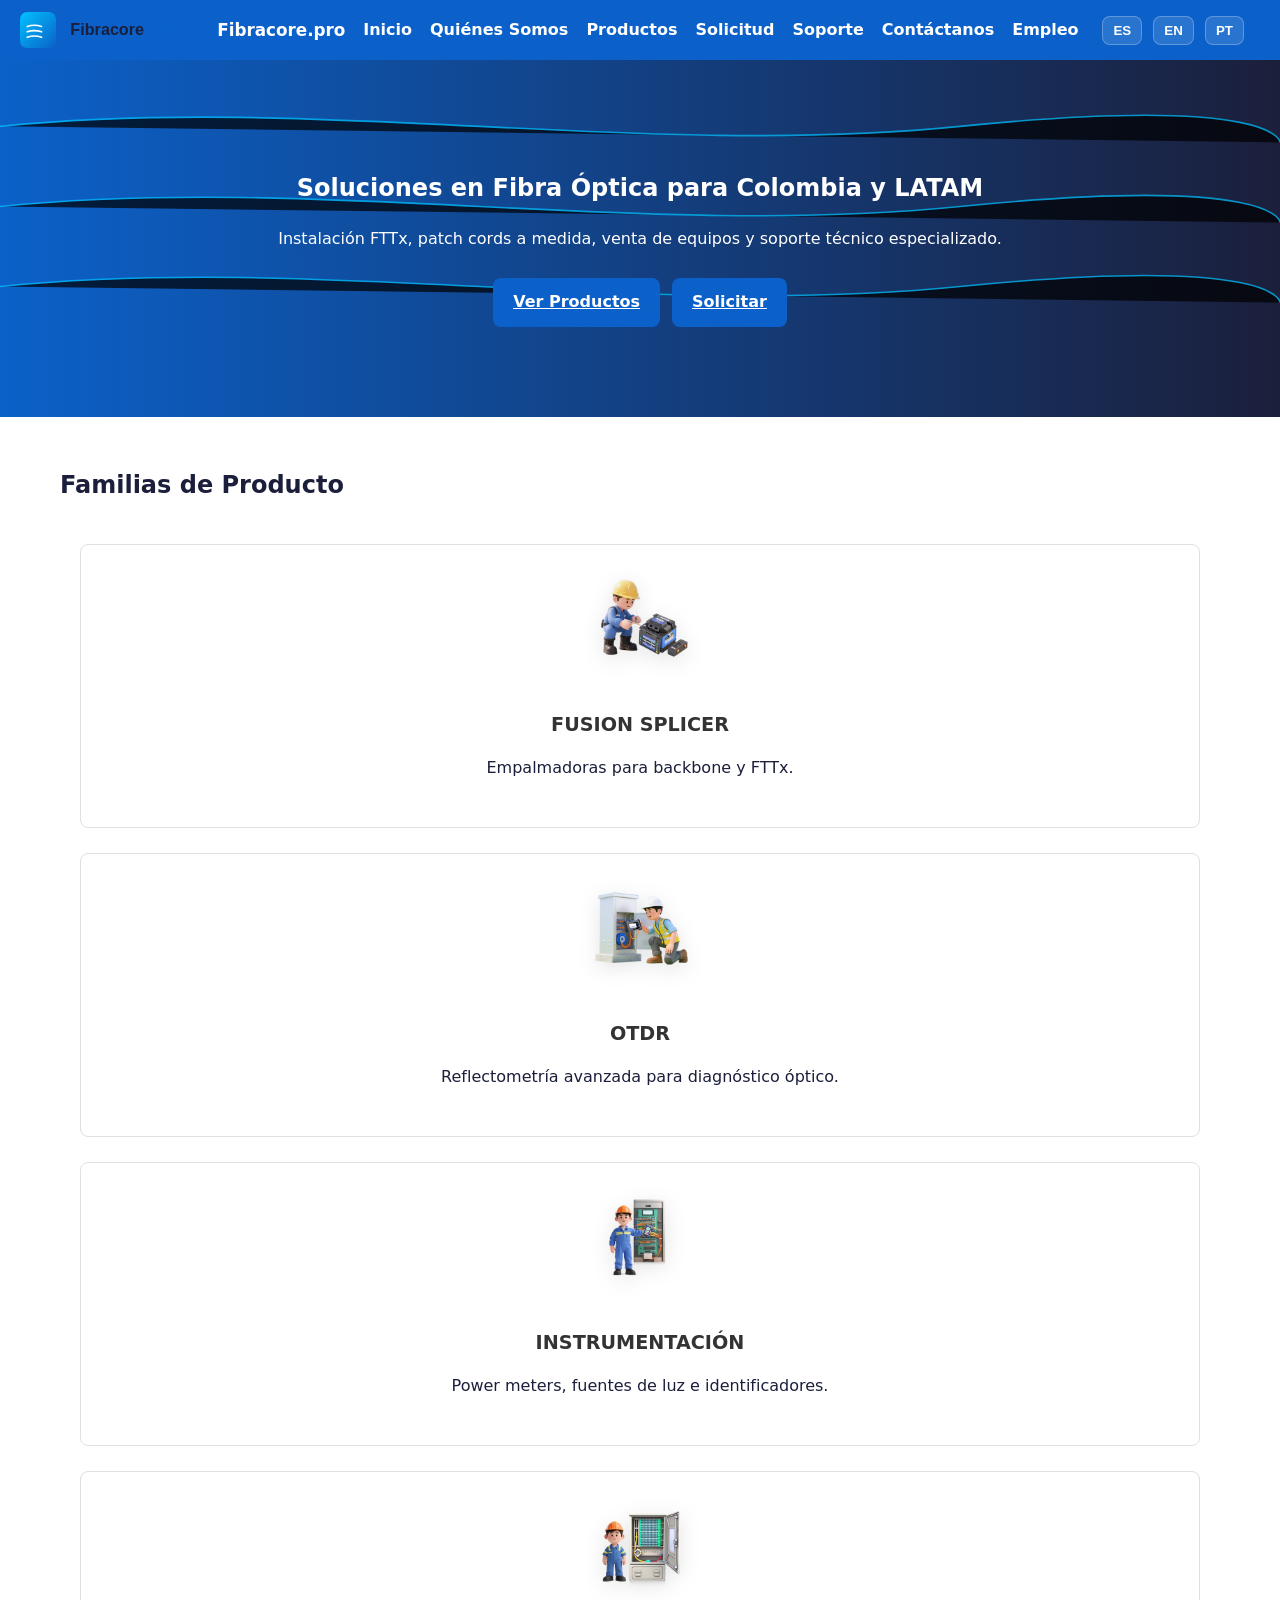
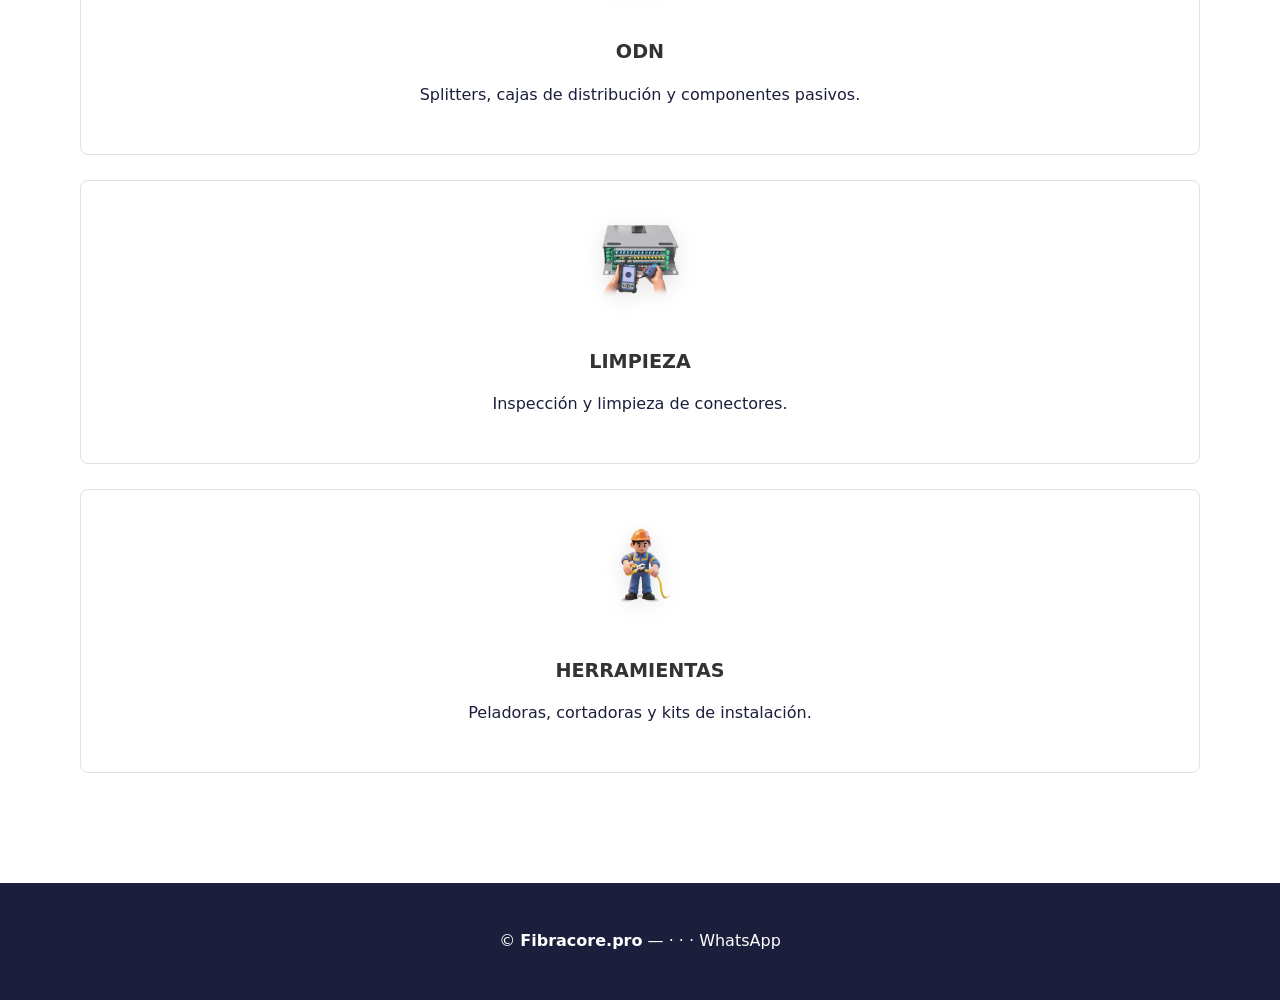
<file: index.html>
<!DOCTYPE html>
<html lang="es">
<head>
  <meta charset="UTF-8" />
  <meta name="viewport" content="width=device-width, initial-scale=1" />
  <meta name="description" content="Fibracore.pro: soluciones en fibra óptica en Colombia y LATAM. Instalación FTTx, patch cords, venta de equipos y soporte." />
  <title>Fibracore.pro</title>
  <link rel="stylesheet" href="assets/css/styles.css" />
  <script src="https://code.jquery.com/jquery-3.7.1.min.js"></script>
  <!-- <script src="assets/js/jquery-3.7.1.min.js"></script> -->
  <script src="config/config.js"></script>
  <script src="assets/js/i18n.js"></script>
  <script src="assets/js/main.js"></script>
</head>
<body>
  <a class="skip-link" href="#main">Saltar al contenido</a>
  <header>
    <a class="brand" href="index.html" aria-label="Fibracore.pro Home">
      <img src="assets/img/logo.svg" alt="Fibracore.pro"/>
      <span>Fibracore.pro</span>
    </a>

    <nav aria-label="Navegación principal">
      <ul>
        <li><a href="index.html" data-i18n="menu_home">Inicio</a></li>
        <li><a href="quienes-somos.html" data-i18n="menu_about">Quiénes Somos</a></li>
        <li><a href="productos.html" data-i18n="menu_products">Productos</a></li>
        <li><a href="solicitud.html" data-i18n="menu_request">Solicitud</a></li>
        <li><a href="soporte.html" data-i18n="menu_support">Soporte</a></li>
        <li><a href="contactanos.html" data-i18n="menu_contact">Contáctanos</a></li>
        <li><a href="empleo.html" data-i18n="menu_jobs">Empleo</a></li>
      </ul>
    </nav>

    <button class="hamburger" aria-label="Abrir menú" aria-expanded="false"><span></span></button>

    <div class="lang-selector" aria-label="Selector de idioma">
      <button class="lang-btn" data-lang="ES">ES</button>
      <button class="lang-btn" data-lang="EN">EN</button>
      <button class="lang-btn" data-lang="PT">PT</button>
    </div>
  </header>
  <main id="main">
    <section class="hero" style="background-image:url('assets/img/hero/hero-fttx.svg'); background-size:cover; background-position:center;">
      <h1 data-i18n="hero_title">Soluciones en Fibra Óptica para Colombia y LATAM</h1>
      <p data-i18n="hero_sub">Instalación FTTx, patch cords a medida, venta de equipos y soporte técnico especializado.</p>
      <div class="cta">
        <a class="btn" href="productos.html" data-i18n="cta_view_products">Ver Productos</a>
        <a class="btn" href="solicitud.html" data-i18n="cta_request">Solicitar</a>
      </div>
    </section>

    <section class="section">
      <h2 data-i18n="families_title">Familias de Producto</h2>
      <div class="cards">
        <article class="card"><picture><img src="assets/img/productos/fusion.png" alt="Fusion Splicer"><source srcset="assets/img/productos/fusion.webp" type="image/webp"></picture><h3>Fusion Splicer</h3><p>Empalmadoras para backbone y FTTx.</p></article>
        <article class="card"><picture><img src="assets/img/productos/otdr.png" alt="OTDR"><source srcset="assets/img/productos/otdr.webp" type="image/webp"></picture><h3>OTDR</h3><p>Reflectometría avanzada para diagnóstico óptico.</p></article>
        <article class="card"><picture><img src="assets/img/productos/instrumentos.png" alt="Instrumentación"><source srcset="assets/img/productos/instrumentos.webp" type="image/webp"></picture><h3>Instrumentación</h3><p>Power meters, fuentes de luz e identificadores.</p></article>
        <article class="card"><picture><img src="assets/img/productos/odn.png" alt="ODN"><source srcset="assets/img/productos/odn.webp" type="image/webp"></picture><h3>ODN</h3><p>Splitters, cajas de distribución y componentes pasivos.</p></article>
        <article class="card"><picture><img src="assets/img/productos/limpiezafiber.png" alt="Limpieza"><source srcset="assets/img/productos/limpiezafiber.webp" type="image/webp"></picture><h3>Limpieza</h3><p>Inspección y limpieza de conectores.</p></article>
        <article class="card"><picture><img src="assets/img/productos/toolsfiber.png" alt="Herramientas"><source srcset="assets/img/productos/toolsfiber.webp" type="image/webp"></picture><h3>Herramientas</h3><p>Peladoras, cortadoras y kits de instalación.</p></article>
      </div>
    </section>
  </main>
  <footer>
    <p>
      © <span id="year"></span> <strong>Fibracore.pro</strong> — 
      <span id="f_direccion"></span> · 
      <a id="f_email"></a> · 
      <a id="f_tel"></a> ·
      <a id="f_whatsapp" target="_blank" rel="noopener" data-i18n="footer_whatsapp">WhatsApp</a>
    </p>
  </footer>

</body>
</html>
</file>
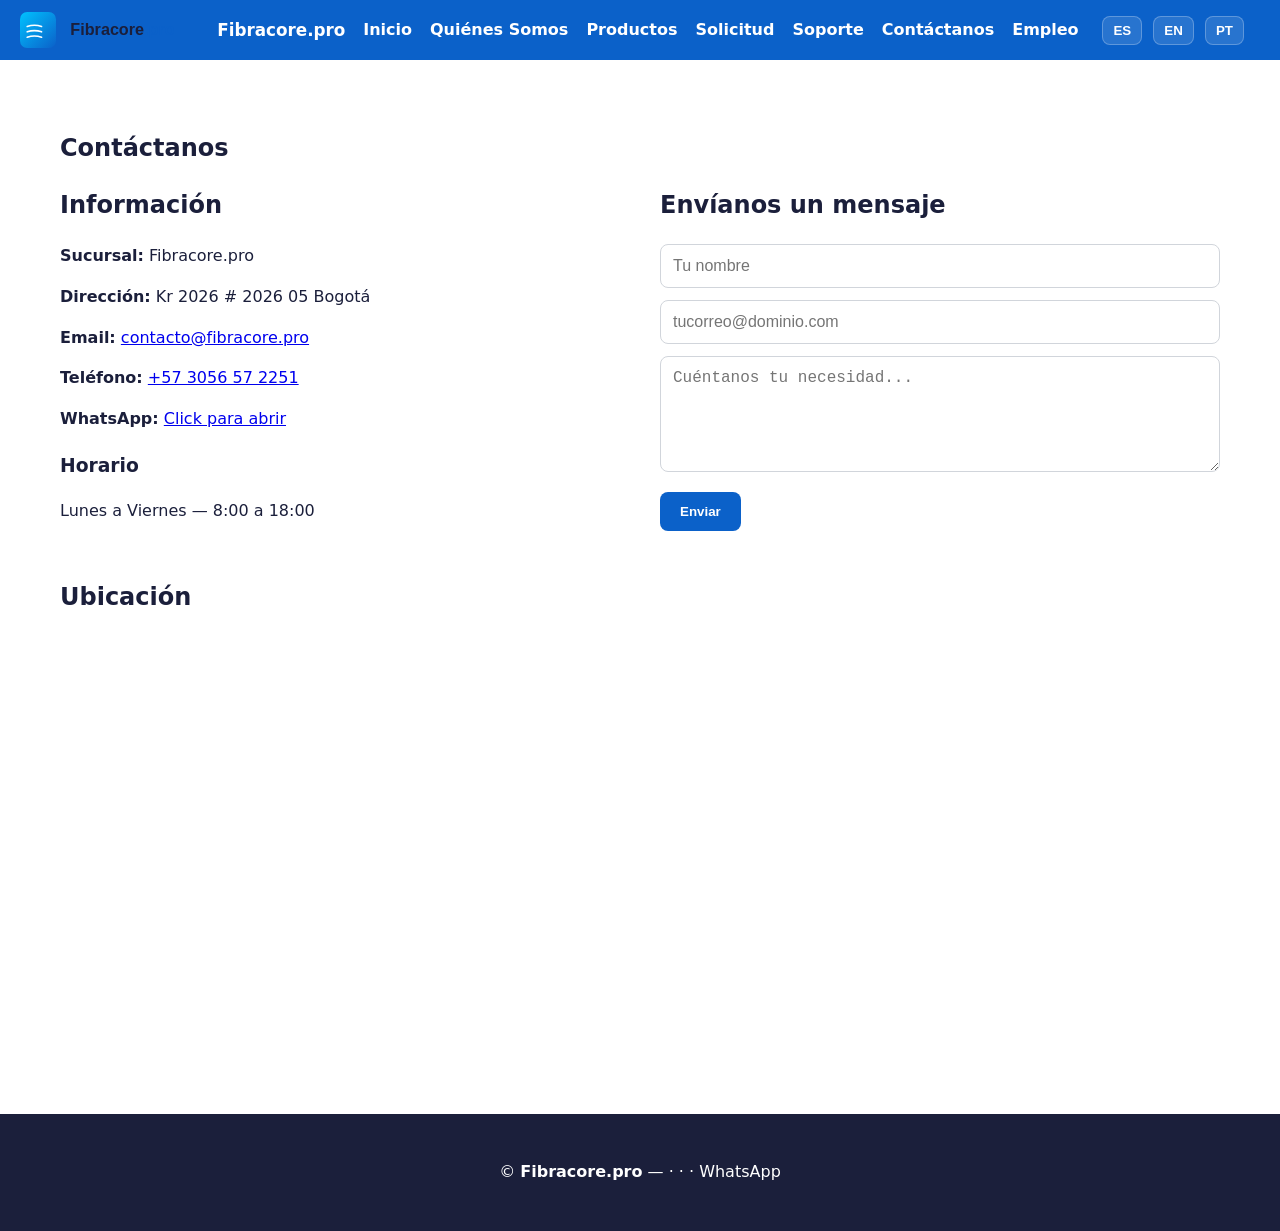
<file: contactanos.html>
<!DOCTYPE html>
<html lang="es">
<head>
  <meta charset="UTF-8" />
  <meta name="viewport" content="width=device-width, initial-scale=1" />
  <meta name="description" content="Fibracore.pro: soluciones en fibra óptica en Colombia y LATAM. Instalación FTTx, patch cords, venta de equipos y soporte." />
  <title>Fibracore.pro</title>
  <link rel="stylesheet" href="assets/css/styles.css" />
  <script src="https://code.jquery.com/jquery-3.7.1.min.js"></script>
  <!-- <script src="assets/js/jquery-3.7.1.min.js"></script> -->
  <script src="config/config.js"></script>
  <script src="assets/js/i18n.js"></script>
  <script src="assets/js/main.js"></script>
  <title>Contáctanos - Fibracore.pro</title>
</head>
<body>
  <a class="skip-link" href="#main">Saltar al contenido</a>
  <header>
    <a class="brand" href="index.html" aria-label="Fibracore.pro Home">
      <img src="assets/img/logo.svg" alt="Fibracore.pro"/>
      <span>Fibracore.pro</span>
    </a>

    <nav aria-label="Navegación principal">
      <ul>
        <li><a href="index.html" data-i18n="menu_home">Inicio</a></li>
        <li><a href="quienes-somos.html" data-i18n="menu_about">Quiénes Somos</a></li>
        <li><a href="productos.html" data-i18n="menu_products">Productos</a></li>
        <li><a href="solicitud.html" data-i18n="menu_request">Solicitud</a></li>
        <li><a href="soporte.html" data-i18n="menu_support">Soporte</a></li>
        <li><a href="contactanos.html" data-i18n="menu_contact">Contáctanos</a></li>
        <li><a href="empleo.html" data-i18n="menu_jobs">Empleo</a></li>
      </ul>
    </nav>

    <button class="hamburger" aria-label="Abrir menú" aria-expanded="false"><span></span></button>

    <div class="lang-selector" aria-label="Selector de idioma">
      <button class="lang-btn" data-lang="ES">ES</button>
      <button class="lang-btn" data-lang="EN">EN</button>
      <button class="lang-btn" data-lang="PT">PT</button>
    </div>
  </header>
  <main id="main">
    <section class="section">
      <h1 data-i18n="contact_title">Contáctanos</h1>
      <div style="display:grid; grid-template-columns:1fr 1fr; gap:40px; max-width:var(--max-width); margin:auto;">
        <div>
          <h2>Información</h2>
          <p><strong>Sucursal:</strong> Fibracore.pro</p>
          <p><strong>Dirección:</strong> <span id="c_direccion"></span></p>
          <p><strong>Email:</strong> <a id="c_email"></a></p>
          <p><strong>Teléfono:</strong> <a id="c_tel"></a></p>
          <p><strong>WhatsApp:</strong> <a id="c_whatsapp" target="_blank">Click para abrir</a></p>
          <h3>Horario</h3>
          <p>Lunes a Viernes — 8:00 a 18:00</p>
        </div>
        <form id="form_contact">
          <h2>Envíanos un mensaje</h2>
          <input type="text" id="ct_nombre" data-i18n-placeholder="ph_name" placeholder="Nombre (*)" required/>
          <input type="email" id="ct_email" data-i18n-placeholder="ph_email" placeholder="Email (*)" required/>
          <textarea id="ct_mensaje" rows="5" data-i18n-placeholder="ph_message" placeholder="Mensaje (*)" required></textarea>
          <button type="submit">Enviar</button>
        </form>
      </div>
      <h2 style="margin-top:40px;">Ubicación</h2>
      <div style="margin-top:20px;">
        <iframe id="map_frame" title="Mapa sucursal" width="100%" height="380" style="border:0;" loading="lazy" referrerpolicy="no-referrer-when-downgrade"></iframe>
      </div>
      <script>
        document.getElementById("c_direccion").innerText = CONFIG.DIRECCION;
        document.getElementById("c_email").innerText = CONFIG.EMAIL_CONTACTO;
        document.getElementById("c_email").href = `mailto:${CONFIG.EMAIL_CONTACTO}`;
        document.getElementById("c_tel").innerText = CONFIG.TELEFONO;
        document.getElementById("c_tel").href = `tel:${CONFIG.TELEFONO.replace(/\s|\+/g,"")}`;
        document.getElementById("c_whatsapp").href = `https://wa.me/${CONFIG.WHATSAPP.replace(/\D/g,"")}`;
        document.getElementById("map_frame").src = CONFIG.MAPA_IFRAME || "about:blank";
      </script>
    </section>
  </main>
  <footer>
    <p>
      © <span id="year"></span> <strong>Fibracore.pro</strong> — 
      <span id="f_direccion"></span> · 
      <a id="f_email"></a> · 
      <a id="f_tel"></a> ·
      <a id="f_whatsapp" target="_blank" rel="noopener" data-i18n="footer_whatsapp">WhatsApp</a>
    </p>
  </footer>

</body>
</html>
</file>
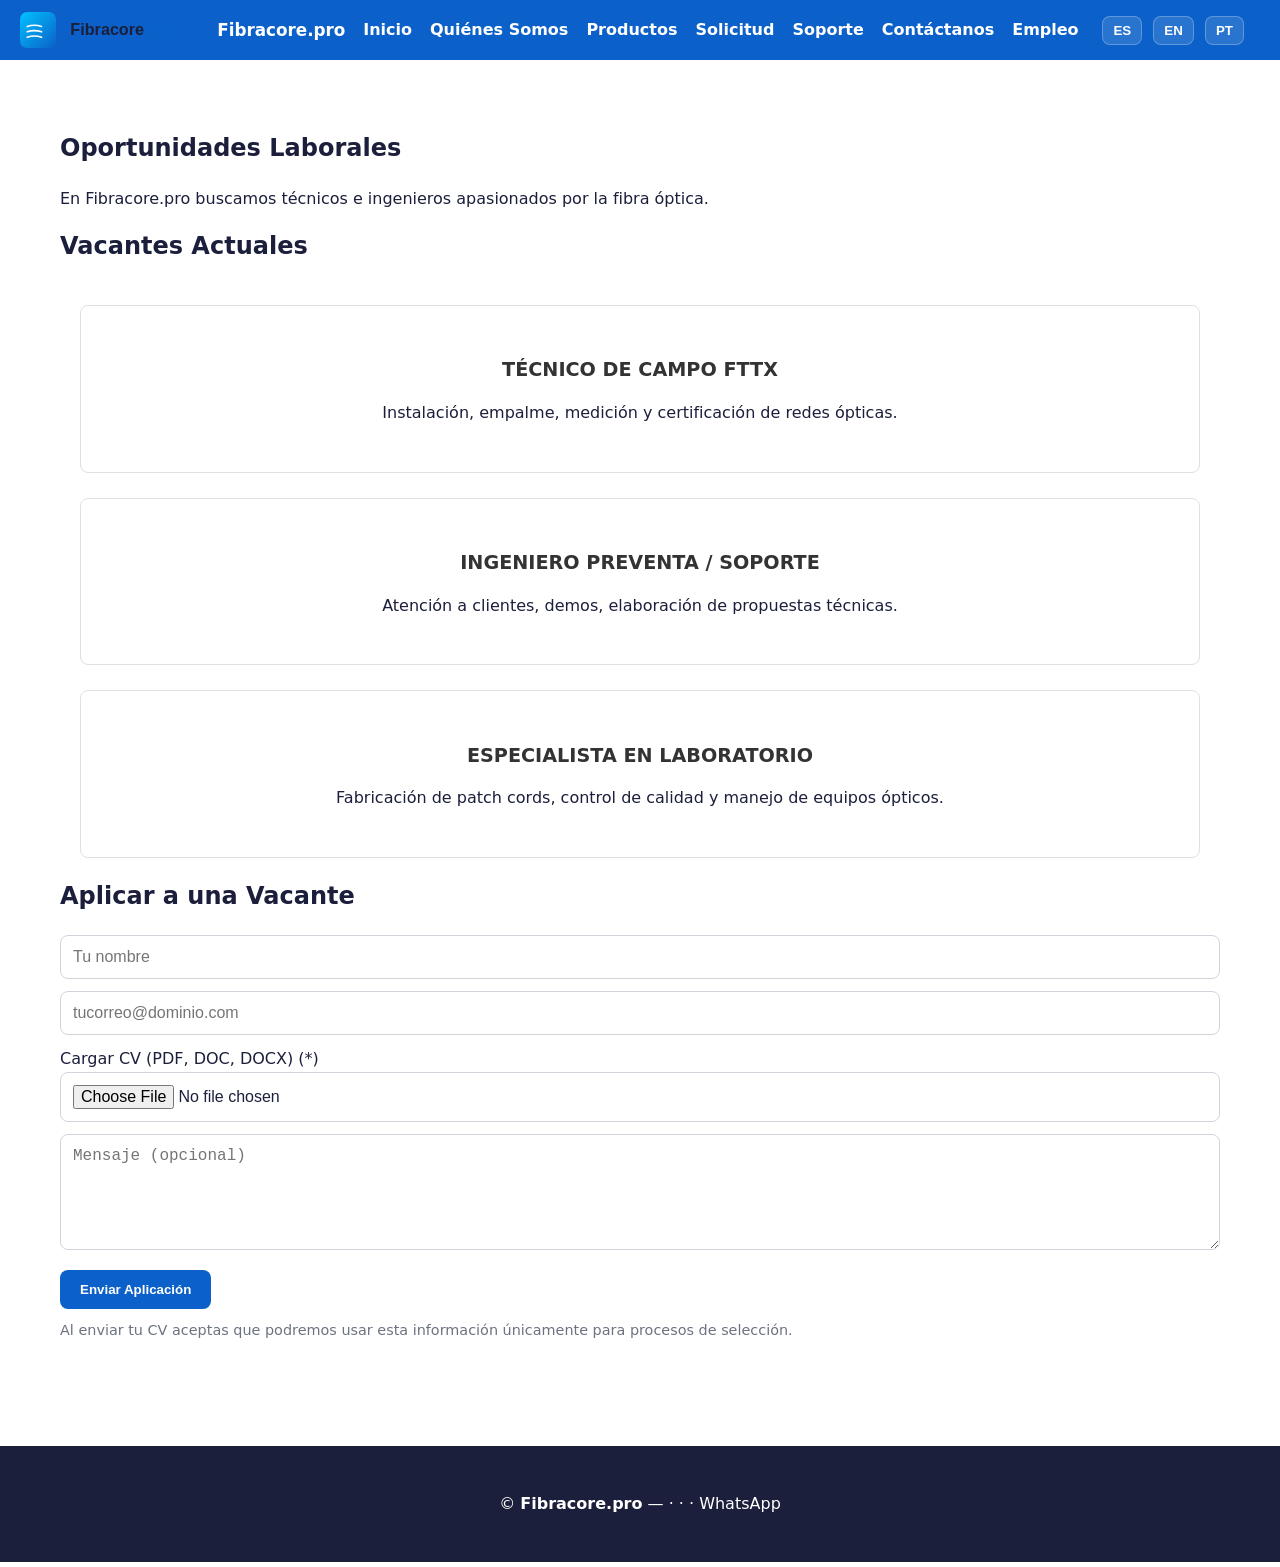
<file: empleo.html>
<!DOCTYPE html>
<html lang="es">
<head>
  <meta charset="UTF-8" />
  <meta name="viewport" content="width=device-width, initial-scale=1" />
  <meta name="description" content="Fibracore.pro: soluciones en fibra óptica en Colombia y LATAM. Instalación FTTx, patch cords, venta de equipos y soporte." />
  <title>Fibracore.pro</title>
  <link rel="stylesheet" href="assets/css/styles.css" />
  <script src="https://code.jquery.com/jquery-3.7.1.min.js"></script>
  <!-- <script src="assets/js/jquery-3.7.1.min.js"></script> -->
  <script src="config/config.js"></script>
  <script src="assets/js/i18n.js"></script>
  <script src="assets/js/main.js"></script>
  <title>Empleo - Fibracore.pro</title>
</head>
<body>
  <a class="skip-link" href="#main">Saltar al contenido</a>
  <header>
    <a class="brand" href="index.html" aria-label="Fibracore.pro Home">
      <img src="assets/img/logo.svg" alt="Fibracore.pro"/>
      <span>Fibracore.pro</span>
    </a>

    <nav aria-label="Navegación principal">
      <ul>
        <li><a href="index.html" data-i18n="menu_home">Inicio</a></li>
        <li><a href="quienes-somos.html" data-i18n="menu_about">Quiénes Somos</a></li>
        <li><a href="productos.html" data-i18n="menu_products">Productos</a></li>
        <li><a href="solicitud.html" data-i18n="menu_request">Solicitud</a></li>
        <li><a href="soporte.html" data-i18n="menu_support">Soporte</a></li>
        <li><a href="contactanos.html" data-i18n="menu_contact">Contáctanos</a></li>
        <li><a href="empleo.html" data-i18n="menu_jobs">Empleo</a></li>
      </ul>
    </nav>

    <button class="hamburger" aria-label="Abrir menú" aria-expanded="false"><span></span></button>

    <div class="lang-selector" aria-label="Selector de idioma">
      <button class="lang-btn" data-lang="ES">ES</button>
      <button class="lang-btn" data-lang="EN">EN</button>
      <button class="lang-btn" data-lang="PT">PT</button>
    </div>
  </header>
  <main id="main">
    <section class="section">
      <h1 data-i18n="jobs_title">Oportunidades Laborales</h1>
      <p data-i18n="jobs_intro">En Fibracore.pro buscamos técnicos e ingenieros apasionados por la fibra óptica.</p>
      <h2>Vacantes Actuales</h2>
      <div class="cards">
        <div class="card"><h3>Técnico de Campo FTTx</h3><p>Instalación, empalme, medición y certificación de redes ópticas.</p></div>
        <div class="card"><h3>Ingeniero Preventa / Soporte</h3><p>Atención a clientes, demos, elaboración de propuestas técnicas.</p></div>
        <div class="card"><h3>Especialista en Laboratorio</h3><p>Fabricación de patch cords, control de calidad y manejo de equipos ópticos.</p></div>
      </div>
      <h2>Aplicar a una Vacante</h2>
      <form id="form_empleo" enctype="multipart/form-data">
        <input type="text" id="cv_nombre" data-i18n-placeholder="ph_name" placeholder="Nombre (*)" required/>
        <input type="email" id="cv_email" data-i18n-placeholder="ph_email" placeholder="Email (*)" required/>
        <label for="cv_archivo">Cargar CV (PDF, DOC, DOCX) (*)</label>
        <input type="file" id="cv_archivo" accept=".pdf,.doc,.docx" required/>
        <textarea id="cv_msg" rows="5" data-i18n-placeholder="ph_jobs_message" placeholder="Mensaje (opcional)"></textarea>
        <button type="submit">Enviar Aplicación</button>
      </form>
      <p style="margin-top:10px; color:var(--color-muted); font-size:0.9rem;">Al enviar tu CV aceptas que podremos usar esta información únicamente para procesos de selección.</p>
    </section>
  </main>
  <footer>
    <p>
      © <span id="year"></span> <strong>Fibracore.pro</strong> — 
      <span id="f_direccion"></span> · 
      <a id="f_email"></a> · 
      <a id="f_tel"></a> ·
      <a id="f_whatsapp" target="_blank" rel="noopener" data-i18n="footer_whatsapp">WhatsApp</a>
    </p>
  </footer>
 
</body>
</html>
</file>
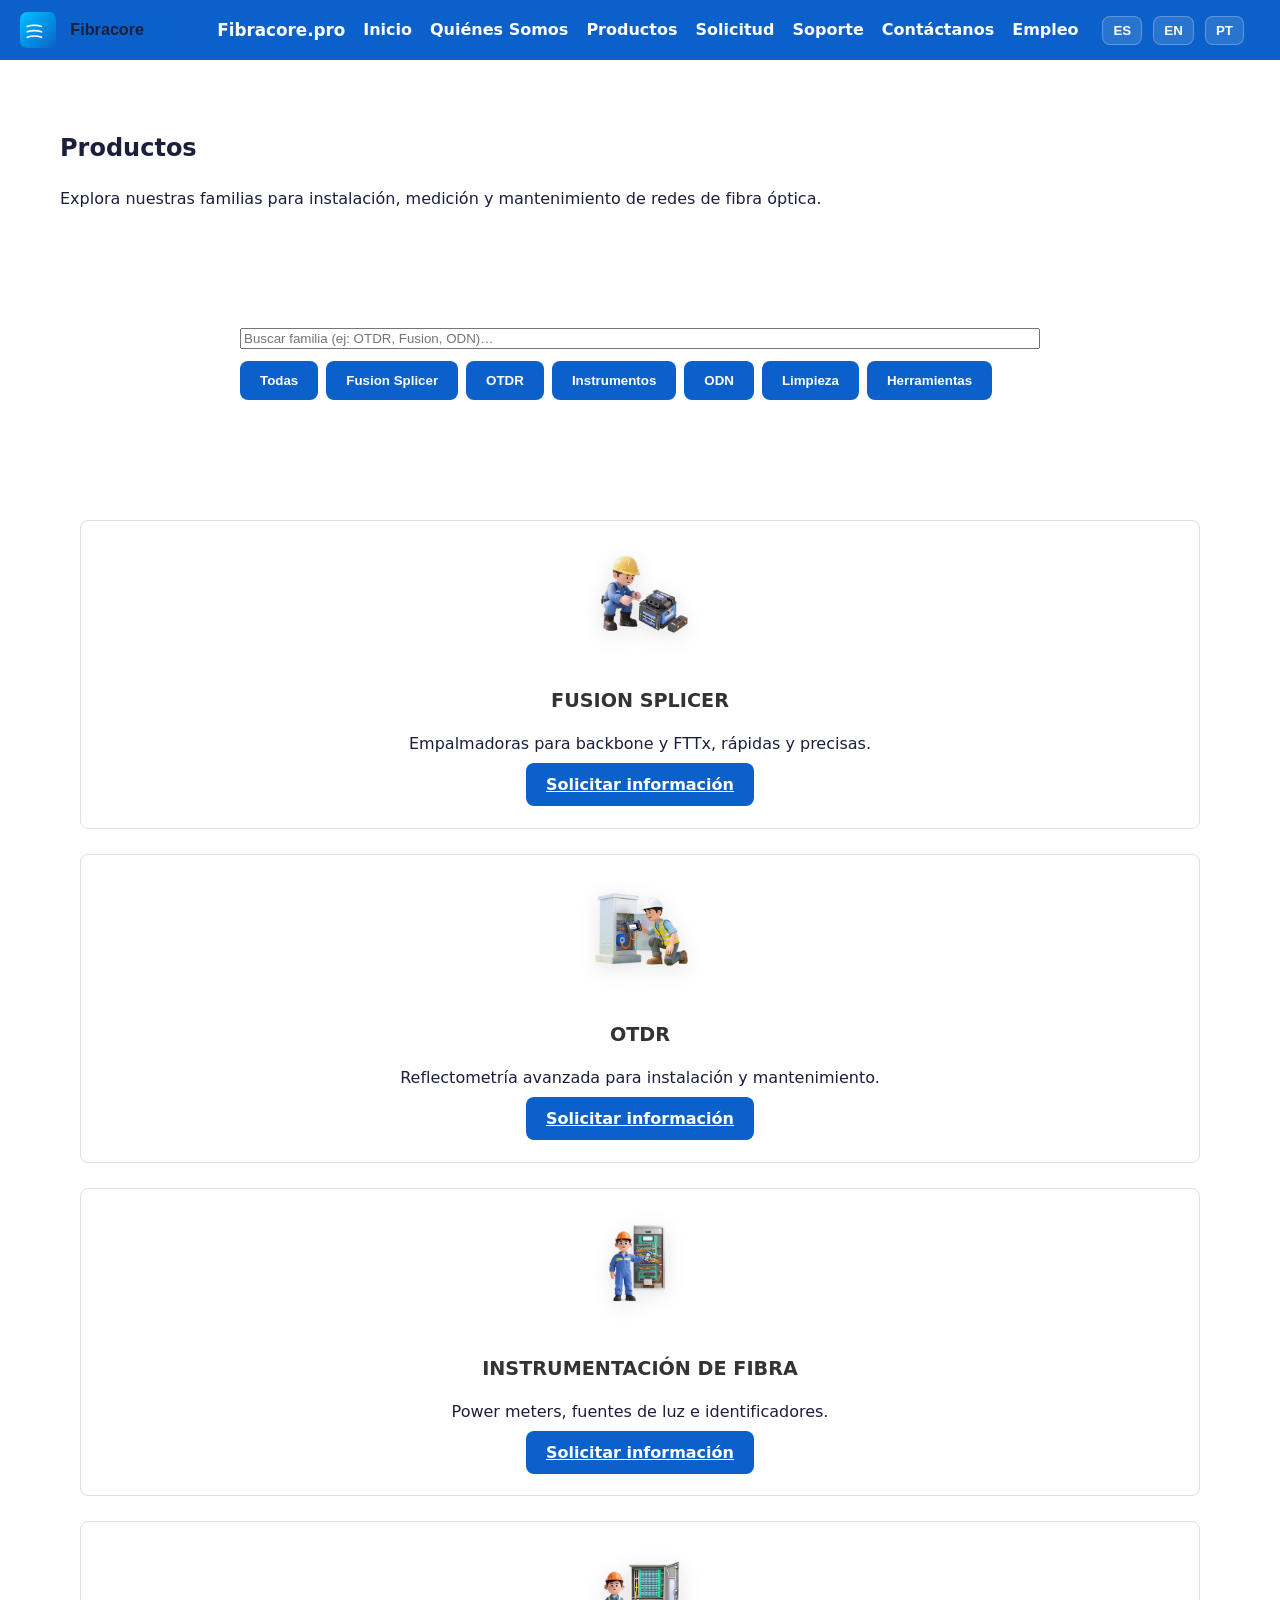
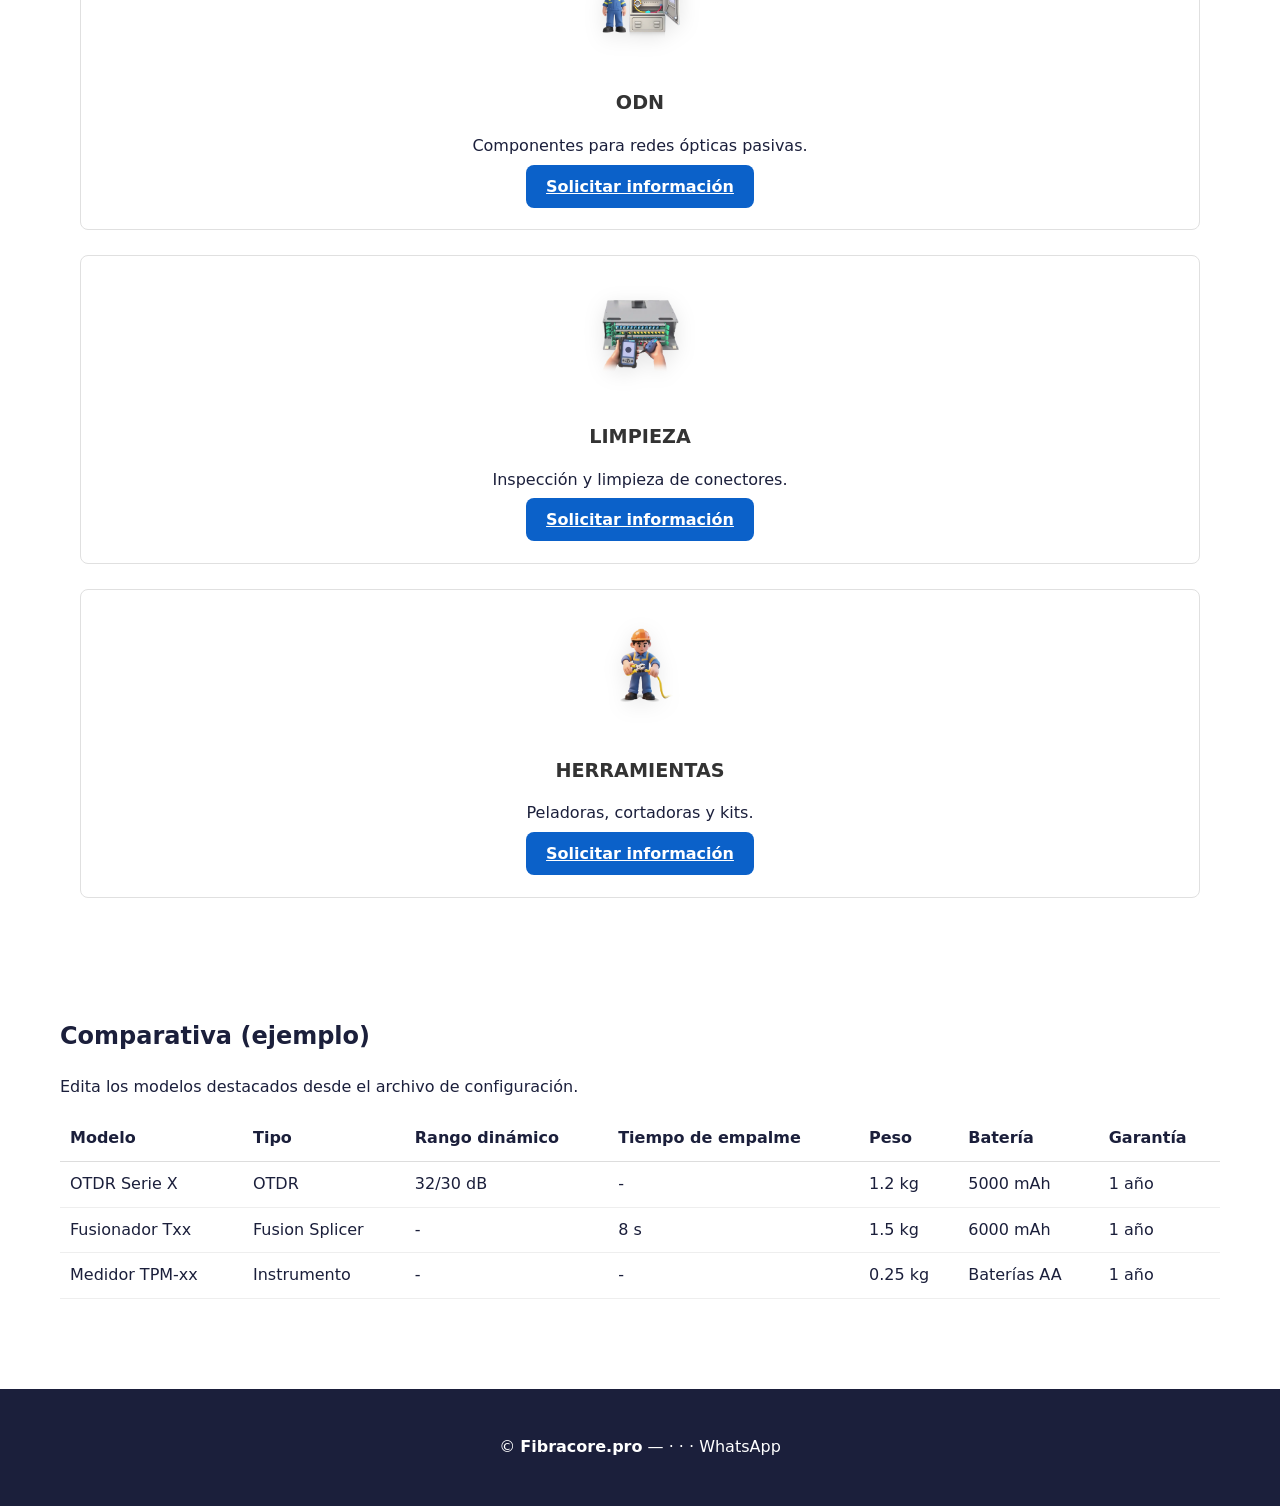
<file: productos.html>
<!DOCTYPE html>
<html lang="es">
<head>
  <meta charset="UTF-8" />
  <meta name="viewport" content="width=device-width, initial-scale=1" />
  <meta name="description" content="Fibracore.pro: soluciones en fibra óptica en Colombia y LATAM. Instalación FTTx, patch cords, venta de equipos y soporte." />
  <title>Fibracore.pro</title>
  <link rel="stylesheet" href="assets/css/styles.css" />
  <script src="https://code.jquery.com/jquery-3.7.1.min.js"></script>
  <!-- <script src="assets/js/jquery-3.7.1.min.js"></script> -->
  <script src="config/config.js"></script>
  <script src="assets/js/i18n.js"></script>
  <script src="assets/js/main.js"></script>
  <title>Productos - Fibracore.pro</title>
</head>
<body>
  <a class="skip-link" href="#main">Saltar al contenido</a>
  <header>
    <a class="brand" href="index.html" aria-label="Fibracore.pro Home">
      <img src="assets/img/logo.svg" alt="Fibracore.pro"/>
      <span>Fibracore.pro</span>
    </a>

    <nav aria-label="Navegación principal">
      <ul>
        <li><a href="index.html" data-i18n="menu_home">Inicio</a></li>
        <li><a href="quienes-somos.html" data-i18n="menu_about">Quiénes Somos</a></li>
        <li><a href="productos.html" data-i18n="menu_products">Productos</a></li>
        <li><a href="solicitud.html" data-i18n="menu_request">Solicitud</a></li>
        <li><a href="soporte.html" data-i18n="menu_support">Soporte</a></li>
        <li><a href="contactanos.html" data-i18n="menu_contact">Contáctanos</a></li>
        <li><a href="empleo.html" data-i18n="menu_jobs">Empleo</a></li>
      </ul>
    </nav>

    <button class="hamburger" aria-label="Abrir menú" aria-expanded="false"><span></span></button>

    <div class="lang-selector" aria-label="Selector de idioma">
      <button class="lang-btn" data-lang="ES">ES</button>
      <button class="lang-btn" data-lang="EN">EN</button>
      <button class="lang-btn" data-lang="PT">PT</button>
    </div>
  </header>
  <main id="main">
    <section class="section">
      <h1 data-i18n="products_title">Productos</h1>
      <p data-i18n="products_intro">Explora nuestras familias para instalación, medición y mantenimiento de redes de fibra óptica.</p>
    </section>

    <section class="section" aria-label="Búsqueda y filtros">
      <div style="display:grid; gap:12px; grid-template-columns: 1fr; max-width:800px; margin:auto;">
        <input id="prod_search" type="search" data-i18n-placeholder="ph_lookFor" placeholder="Buscar familia (ej: OTDR, Fusion, ODN)…" aria-label="Buscar productos"/>
        <div style="display:flex; gap:8px; flex-wrap:wrap;">
          <button class="btn-filter" data-filter="all">Todas</button>
          <button class="btn-filter" data-filter="fusion">Fusion Splicer</button>
          <button class="btn-filter" data-filter="otdr">OTDR</button>
          <button class="btn-filter" data-filter="instrumentos">Instrumentos</button>
          <button class="btn-filter" data-filter="odn">ODN</button>
          <button class="btn-filter" data-filter="limpieza">Limpieza</button>
          <button class="btn-filter" data-filter="herramientas">Herramientas</button>
        </div>
      </div>
    </section>

    <section class="section" aria-label="Familias de productos">
      <div class="cards" id="cards_familias">
        <article class="card prod-card" data-family="fusion"><img src="assets/img/productos/fusion.png" alt="Fusion Splicer"><h3>Fusion Splicer</h3><p>Empalmadoras para backbone y FTTx, rápidas y precisas.</p><a class="btn" href="solicitud.html">Solicitar información</a></article>
        <article class="card prod-card" data-family="otdr"><img src="assets/img/productos/otdr.png" alt="OTDR"><h3>OTDR</h3><p>Reflectometría avanzada para instalación y mantenimiento.</p><a class="btn" href="solicitud.html">Solicitar información</a></article>
        <article class="card prod-card" data-family="instrumentos"><img src="assets/img/productos/instrumentos.png" alt="Instrumentación de Fibra"><h3>Instrumentación de Fibra</h3><p>Power meters, fuentes de luz e identificadores.</p><a class="btn" href="solicitud.html">Solicitar información</a></article>
        <article class="card prod-card" data-family="odn"><img src="assets/img/productos/odn.png" alt="ODN"><h3>ODN</h3><p>Componentes para redes ópticas pasivas.</p><a class="btn" href="solicitud.html">Solicitar información</a></article>
        <article class="card prod-card" data-family="limpieza"><img src="assets/img/productos/limpiezafiber.png" alt="Limpieza"><h3>Limpieza</h3><p>Inspección y limpieza de conectores.</p><a class="btn" href="solicitud.html">Solicitar información</a></article>
        <article class="card prod-card" data-family="herramientas"><img src="assets/img/productos/toolsfiber.png" alt="Herramientas"><h3>Herramientas</h3><p>Peladoras, cortadoras y kits.</p><a class="btn" href="solicitud.html">Solicitar información</a></article>
      </div>
    </section>

    <section class="section" aria-label="Comparativa de equipos">
      <h2 data-i18n="products_compare_title">Comparativa (ejemplo)</h2>
      <p data-i18n="products_compare_desc">Edita los modelos destacados desde el archivo de configuración.</p>
      <div style="overflow:auto;">
        <table style="width:100%; border-collapse:collapse;">
          <thead>
            <tr style="border-bottom:1px solid #ddd;">
              <th style="text-align:left; padding:10px;">Modelo</th>
              <th style="text-align:left; padding:10px;">Tipo</th>
              <th style="text-align:left; padding:10px;">Rango dinámico</th>
              <th style="text-align:left; padding:10px;">Tiempo de empalme</th>
              <th style="text-align:left; padding:10px;">Peso</th>
              <th style="text-align:left; padding:10px;">Batería</th>
              <th style="text-align:left; padding:10px;">Garantía</th>
            </tr>
          </thead>
          <tbody id="tabla-comparativa-body"></tbody>
        </table>
      </div>
      <script>
        const defaults = [
          { modelo: "OTDR Serie X", tipo: "OTDR", rango: "32/30 dB", tiempo: "-", peso: "1.2 kg", bateria: "5000 mAh", garantia: "1 año" },
          { modelo: "Fusionador Txx", tipo: "Fusion Splicer", rango: "-", tiempo: "8 s", peso: "1.5 kg", bateria: "6000 mAh", garantia: "1 año" },
          { modelo: "Medidor TPM-xx", tipo: "Instrumento", rango: "-", tiempo: "-", peso: "0.25 kg", bateria: "Baterías AA", garantia: "1 año" }
        ];
        const rows = (Array.isArray(CONFIG.PRODUCTOS_DESTACADOS) && CONFIG.PRODUCTOS_DESTACADOS.length > 0) ? CONFIG.PRODUCTOS_DESTACADOS : defaults;
        const tbody = document.getElementById("tabla-comparativa-body");
        rows.forEach(r => {
          const tr = document.createElement("tr"); tr.style.borderBottom = "1px solid #eee";
          tr.innerHTML = `<td style="padding:10px;">${r.modelo||"-"}</td><td style="padding:10px;">${r.tipo||"-"}</td><td style="padding:10px;">${r.rango||"-"}</td><td style="padding:10px;">${r.tiempo||"-"}</td><td style="padding:10px;">${r.peso||"-"}</td><td style="padding:10px;">${r.bateria||"-"}</td><td style="padding:10px;">${r.garantia||"-"}</td>`;
          tbody.appendChild(tr);
        });
      </script>
    </section>
  </main>
  <footer>
    <p>
      © <span id="year"></span> <strong>Fibracore.pro</strong> — 
      <span id="f_direccion"></span> · 
      <a id="f_email"></a> · 
      <a id="f_tel"></a> ·
      <a id="f_whatsapp" target="_blank" rel="noopener" data-i18n="footer_whatsapp">WhatsApp</a>
    </p>
  </footer>

</body>
</html>
</file>
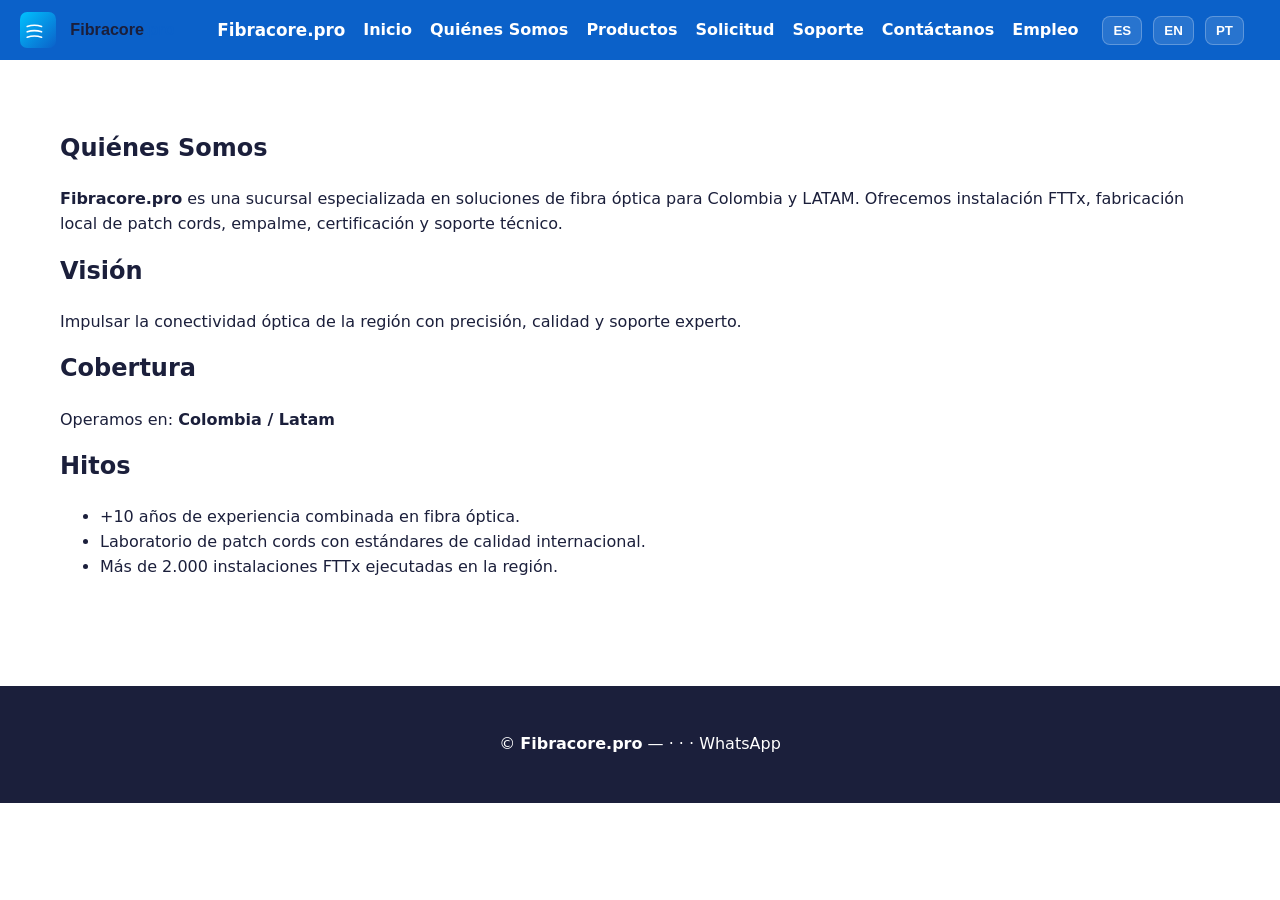
<file: quienes-somos.html>
<!DOCTYPE html>
<html lang="es">
<head>
  <meta charset="UTF-8" />
  <meta name="viewport" content="width=device-width, initial-scale=1" />
  <meta name="description" content="Fibracore.pro: soluciones en fibra óptica en Colombia y LATAM. Instalación FTTx, patch cords, venta de equipos y soporte." />
  <title>Fibracore.pro</title>
  <link rel="stylesheet" href="assets/css/styles.css" />
  <script src="https://code.jquery.com/jquery-3.7.1.min.js"></script>
  <!-- <script src="assets/js/jquery-3.7.1.min.js"></script> -->
  <script src="config/config.js"></script>
  <script src="assets/js/i18n.js"></script>
  <script src="assets/js/main.js"></script>
  <title>Quiénes Somos - Fibracore.pro</title>
</head>
<body>
  <a class="skip-link" href="#main">Saltar al contenido</a>
  <header>
    <a class="brand" href="index.html" aria-label="Fibracore.pro Home">
      <img src="assets/img/logo.svg" alt="Fibracore.pro"/>
      <span>Fibracore.pro</span>
    </a>

    <nav aria-label="Navegación principal">
      <ul>
        <li><a href="index.html" data-i18n="menu_home">Inicio</a></li>
        <li><a href="quienes-somos.html" data-i18n="menu_about">Quiénes Somos</a></li>
        <li><a href="productos.html" data-i18n="menu_products">Productos</a></li>
        <li><a href="solicitud.html" data-i18n="menu_request">Solicitud</a></li>
        <li><a href="soporte.html" data-i18n="menu_support">Soporte</a></li>
        <li><a href="contactanos.html" data-i18n="menu_contact">Contáctanos</a></li>
        <li><a href="empleo.html" data-i18n="menu_jobs">Empleo</a></li>
      </ul>
    </nav>

    <button class="hamburger" aria-label="Abrir menú" aria-expanded="false"><span></span></button>

    <div class="lang-selector" aria-label="Selector de idioma">
      <button class="lang-btn" data-lang="ES">ES</button>
      <button class="lang-btn" data-lang="EN">EN</button>
      <button class="lang-btn" data-lang="PT">PT</button>
    </div>
  </header>
  <main id="main">
    <section class="section">
      <h1 data-i18n="menu_about">Quiénes Somos</h1>
      <p><strong>Fibracore.pro</strong> es una sucursal especializada en soluciones de fibra óptica para Colombia y LATAM. Ofrecemos instalación FTTx, fabricación local de patch cords, empalme, certificación y soporte técnico.</p>
      <h2>Visión</h2>
      <p>Impulsar la conectividad óptica de la región con precisión, calidad y soporte experto.</p>
      <h2>Cobertura</h2>
      <p>Operamos en: <strong id="zona_cobertura"></strong></p>
      <h2>Hitos</h2>
      <ul>
        <li>+10 años de experiencia combinada en fibra óptica.</li>
        <li>Laboratorio de patch cords con estándares de calidad internacional.</li>
        <li>Más de 2.000 instalaciones FTTx ejecutadas en la región.</li>
      </ul>
      <script>document.getElementById("zona_cobertura").innerText = CONFIG.ZONA_COBERTURA;</script>
    </section>
  </main>
  <footer>
    <p>
      © <span id="year"></span> <strong>Fibracore.pro</strong> — 
      <span id="f_direccion"></span> · 
      <a id="f_email"></a> · 
      <a id="f_tel"></a> ·
      <a id="f_whatsapp" target="_blank" rel="noopener" data-i18n="footer_whatsapp">WhatsApp</a>
    </p>
  </footer>

</body>
</html>
</file>
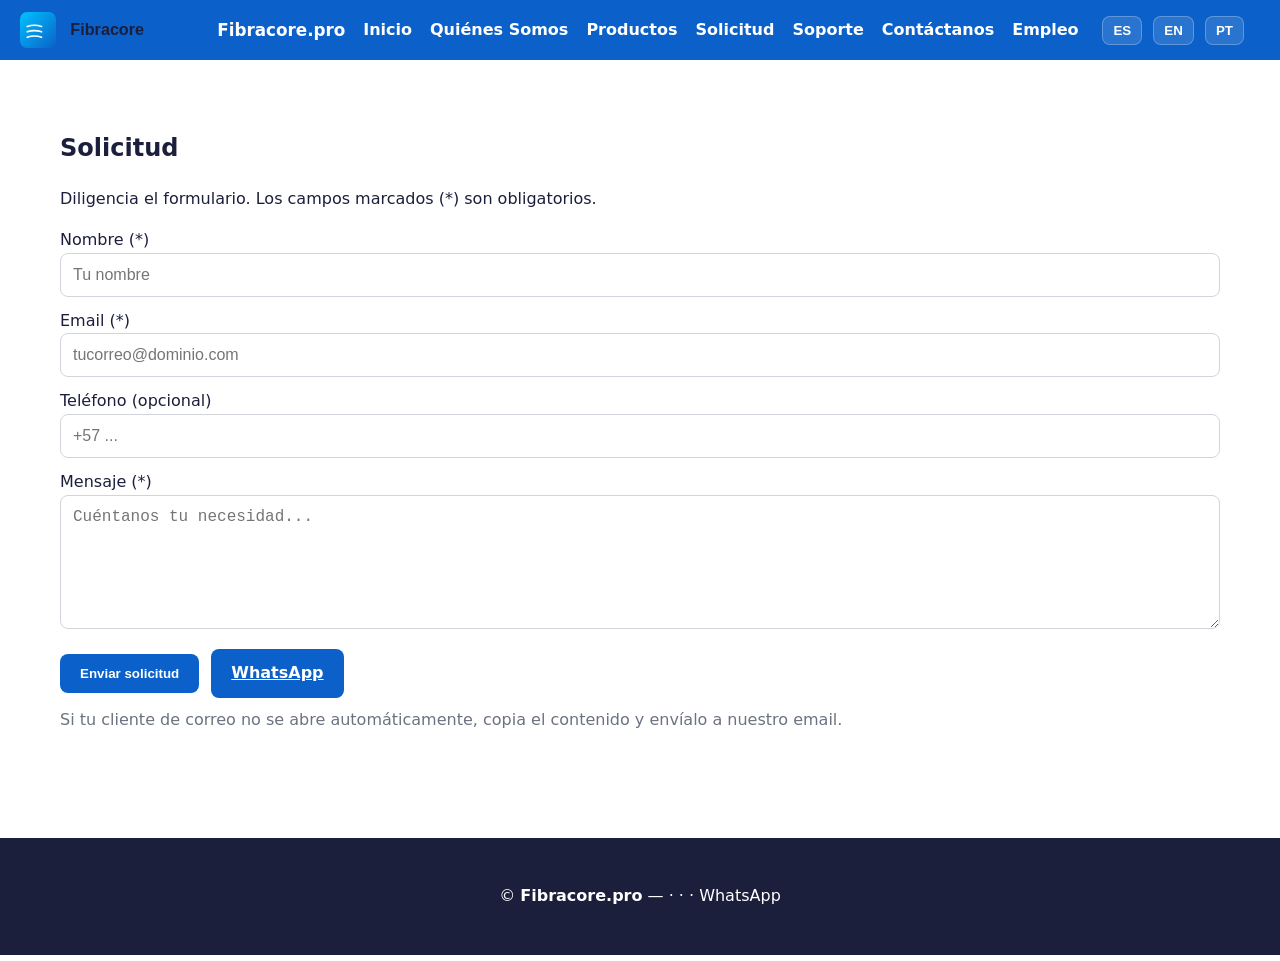
<file: solicitud.html>
<!DOCTYPE html>
<html lang="es">
<head>
  <meta charset="UTF-8" />
  <meta name="viewport" content="width=device-width, initial-scale=1" />
  <meta name="description" content="Fibracore.pro: soluciones en fibra óptica en Colombia y LATAM. Instalación FTTx, patch cords, venta de equipos y soporte." />
  <title>Fibracore.pro</title>
  <link rel="stylesheet" href="assets/css/styles.css" />
  <script src="https://code.jquery.com/jquery-3.7.1.min.js"></script>
  <!-- <script src="assets/js/jquery-3.7.1.min.js"></script> -->
  <script src="config/config.js"></script>
  <script src="assets/js/i18n.js"></script>
  <script src="assets/js/main.js"></script>
  <title>Solicitud - Fibracore.pro</title>
</head>
<body>
  <a class="skip-link" href="#main">Saltar al contenido</a>
  <header>
    <a class="brand" href="index.html" aria-label="Fibracore.pro Home">
      <img src="assets/img/logo.svg" alt="Fibracore.pro"/>
      <span>Fibracore.pro</span>
    </a>

    <nav aria-label="Navegación principal">
      <ul>
        <li><a href="index.html" data-i18n="menu_home">Inicio</a></li>
        <li><a href="quienes-somos.html" data-i18n="menu_about">Quiénes Somos</a></li>
        <li><a href="productos.html" data-i18n="menu_products">Productos</a></li>
        <li><a href="solicitud.html" data-i18n="menu_request">Solicitud</a></li>
        <li><a href="soporte.html" data-i18n="menu_support">Soporte</a></li>
        <li><a href="contactanos.html" data-i18n="menu_contact">Contáctanos</a></li>
        <li><a href="empleo.html" data-i18n="menu_jobs">Empleo</a></li>
      </ul>
    </nav>

    <button class="hamburger" aria-label="Abrir menú" aria-expanded="false"><span></span></button>

    <div class="lang-selector" aria-label="Selector de idioma">
      <button class="lang-btn" data-lang="ES">ES</button>
      <button class="lang-btn" data-lang="EN">EN</button>
      <button class="lang-btn" data-lang="PT">PT</button>
    </div>
  </header>
  <main id="main">
    <section class="section" aria-label="Solicitud de cotización o servicio">
      <h1 data-i18n="request_title">Solicitud</h1>
      <p data-i18n="request_intro">Diligencia el formulario. Los campos marcados (*) son obligatorios.</p>
      <form id="solicitud-form" novalidate>
        <label for="sol_nombre" data-i18n="form_name_label">Nombre (*)</label>
        <input type="text" id="sol_nombre" name="sol_nombre" data-i18n-placeholder="ph_name" placeholder="Tu nombre" required/>
        <label for="sol_email" data-i18n="form_email_label">Email (*)</label>
        <input type="email" id="sol_email" name="sol_email" data-i18n-placeholder="ph_email" placeholder="tucorreo@dominio.com" required/>
        <label for="sol_tel" data-i18n="form_phone_label">Teléfono (opcional)</label>
        <input type="tel" id="sol_tel" name="sol_tel" data-i18n-placeholder="ph_phone" placeholder="+57 ..."/>
        <label for="sol_mensaje" data-i18n="form_message_label">Mensaje (*)</label>
        <textarea id="sol_mensaje" name="sol_mensaje" rows="6" data-i18n-placeholder="ph_message" placeholder="Cuéntanos tu necesidad..." required></textarea>
        <div style="display:flex; gap:12px; align-items:center; flex-wrap:wrap;">
          <button type="submit" data-i18n="form_send_btn">Enviar solicitud</button>
          <a class="btn" id="sol_whatsapp" target="_blank">WhatsApp</a>
        </div>
        <p style="margin-top:10px; color:var(--color-muted);" data-i18n="request_note">Si tu cliente de correo no se abre automáticamente, copia el contenido y envíalo a nuestro email.</p>
      </form>
      <script>document.getElementById("sol_whatsapp").href = `https://wa.me/${CONFIG.WHATSAPP.replace(/\D/g,"")}`;</script>
    </section>
  </main>
  <footer>
    <p>
      © <span id="year"></span> <strong>Fibracore.pro</strong> — 
      <span id="f_direccion"></span> · 
      <a id="f_email"></a> · 
      <a id="f_tel"></a> ·
      <a id="f_whatsapp" target="_blank" rel="noopener" data-i18n="footer_whatsapp">WhatsApp</a>
    </p>
  </footer>

</body>
</html>
</file>
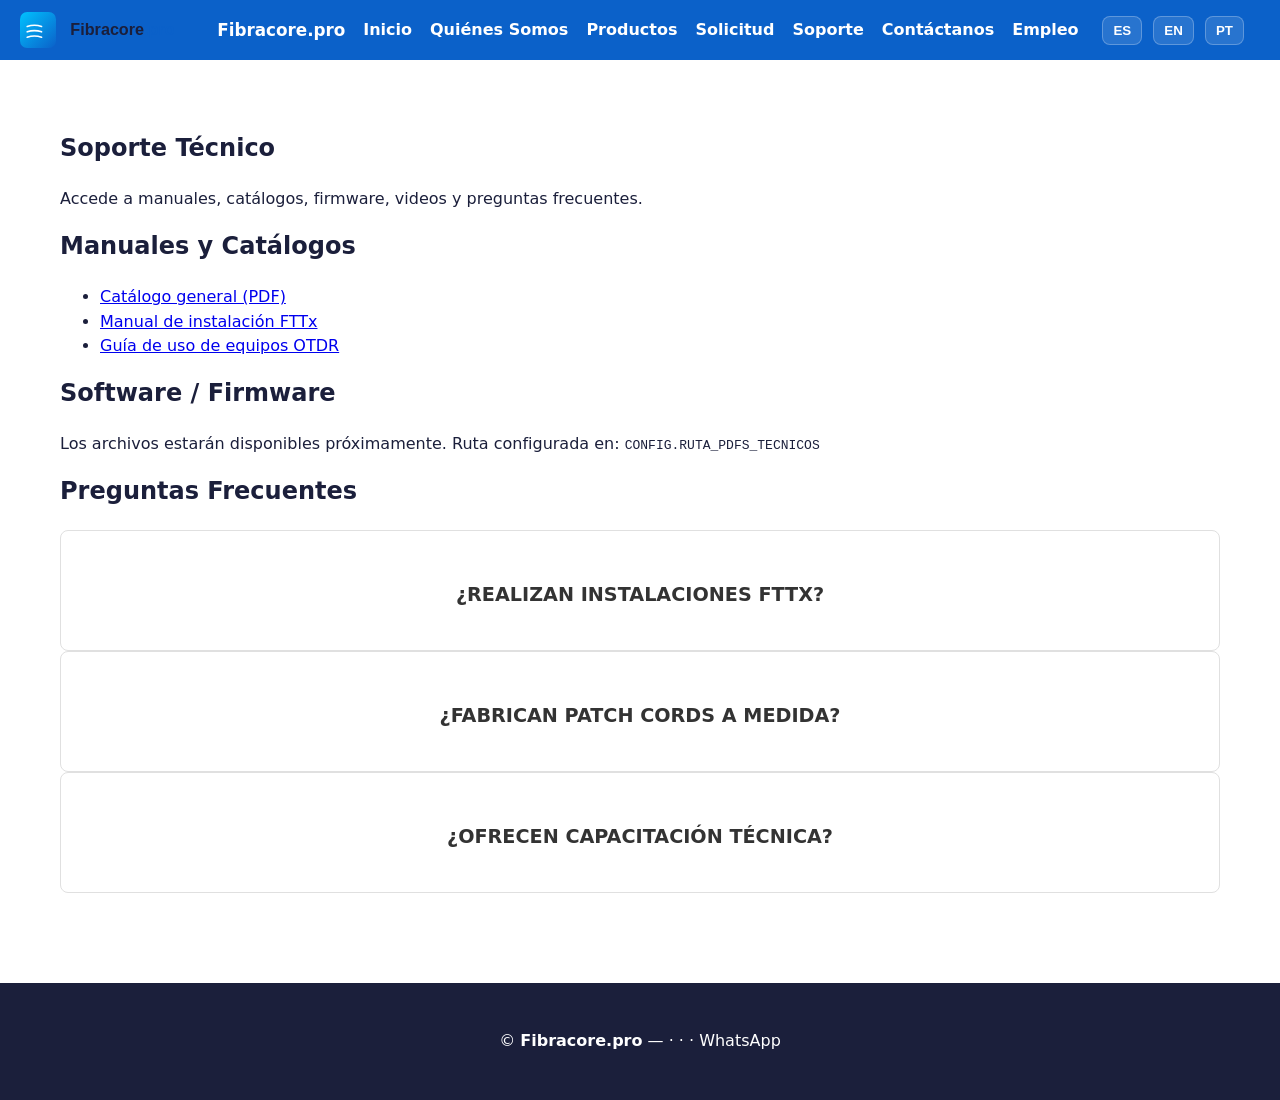
<file: soporte.html>
<!DOCTYPE html>
<html lang="es">
<head>
  <meta charset="UTF-8" />
  <meta name="viewport" content="width=device-width, initial-scale=1" />
  <meta name="description" content="Fibracore.pro: soluciones en fibra óptica en Colombia y LATAM. Instalación FTTx, patch cords, venta de equipos y soporte." />
  <title>Fibracore.pro</title>
  <link rel="stylesheet" href="assets/css/styles.css" />
  <script src="https://code.jquery.com/jquery-3.7.1.min.js"></script>
  <!-- <script src="assets/js/jquery-3.7.1.min.js"></script> -->
  <script src="config/config.js"></script>
  <script src="assets/js/i18n.js"></script>
  <script src="assets/js/main.js"></script>
  <title>Soporte - Fibracore.pro</title>
</head>
<body>
  <a class="skip-link" href="#main">Saltar al contenido</a>
  <header>
    <a class="brand" href="index.html" aria-label="Fibracore.pro Home">
      <img src="assets/img/logo.svg" alt="Fibracore.pro"/>
      <span>Fibracore.pro</span>
    </a>

    <nav aria-label="Navegación principal">
      <ul>
        <li><a href="index.html" data-i18n="menu_home">Inicio</a></li>
        <li><a href="quienes-somos.html" data-i18n="menu_about">Quiénes Somos</a></li>
        <li><a href="productos.html" data-i18n="menu_products">Productos</a></li>
        <li><a href="solicitud.html" data-i18n="menu_request">Solicitud</a></li>
        <li><a href="soporte.html" data-i18n="menu_support">Soporte</a></li>
        <li><a href="contactanos.html" data-i18n="menu_contact">Contáctanos</a></li>
        <li><a href="empleo.html" data-i18n="menu_jobs">Empleo</a></li>
      </ul>
    </nav>

    <button class="hamburger" aria-label="Abrir menú" aria-expanded="false"><span></span></button>

    <div class="lang-selector" aria-label="Selector de idioma">
      <button class="lang-btn" data-lang="ES">ES</button>
      <button class="lang-btn" data-lang="EN">EN</button>
      <button class="lang-btn" data-lang="PT">PT</button>
    </div>
  </header>
  <main id="main">
    <section class="section">
      <h1 data-i18n="support_title">Soporte Técnico</h1>
      <p data-i18n="support_intro">Accede a manuales, catálogos, firmware, videos y preguntas frecuentes.</p>
      <h2>Manuales y Catálogos</h2>
      <ul>
        <li><a href="#">Catálogo general (PDF)</a></li>
        <li><a href="#">Manual de instalación FTTx</a></li>
        <li><a href="#">Guía de uso de equipos OTDR</a></li>
      </ul>
      <h2>Software / Firmware</h2>
      <p>Los archivos estarán disponibles próximamente. Ruta configurada en: <code>CONFIG.RUTA_PDFS_TECNICOS</code></p>
      <h2 data-i18n="support_faq">Preguntas Frecuentes</h2>
      <div class="faq">
        <div class="card"><h3 class="faq-q">¿Realizan instalaciones FTTx?</h3><p class="faq-a" style="display:none;">Sí, cubrimos instalaciones en Colombia y LATAM.</p></div>
        <div class="card"><h3 class="faq-q">¿Fabrican patch cords a medida?</h3><p class="faq-a" style="display:none;">Sí, contamos con laboratorio propio con estándares internacionales.</p></div>
        <div class="card"><h3 class="faq-q">¿Ofrecen capacitación técnica?</h3><p class="faq-a" style="display:none;">Sí, impartimos workshops y formación certificada.</p></div>
      </div>
      <script>$(".faq-q").on("click", function () { $(this).next(".faq-a").slideToggle(); });</script>
    </section>
  </main>
  <footer>
    <p>
      © <span id="year"></span> <strong>Fibracore.pro</strong> — 
      <span id="f_direccion"></span> · 
      <a id="f_email"></a> · 
      <a id="f_tel"></a> ·
      <a id="f_whatsapp" target="_blank" rel="noopener" data-i18n="footer_whatsapp">WhatsApp</a>
    </p>
  </footer>

</body>
</html>
</file>
<file: assets/css/styles.css>
/* assets/css/styles.css (producción) */
:root {
  --color-primary: #0B61C9;
  --color-accent:  #00C2FF;
  --color-dark:    #1B1F3B;
  --color-muted:   #6B7280;
  --color-bg:      #FFFFFF;
  --max-width:     1200px;

  --radius: 10px;
  --shadow: 0 6px 16px rgba(0,0,0,.08);
}

* { box-sizing: border-box; }
html, body { margin: 0; padding: 0; }
body {
  font-family: "Inter", "Segoe UI", system-ui, -apple-system, Roboto, Helvetica, Arial, sans-serif;
  color: var(--color-dark);
  background: var(--color-bg);
  line-height: 1.55;
}

/* Accesibilidad */
a:focus-visible, button:focus-visible, input:focus-visible, select:focus-visible, textarea:focus-visible {
  outline: 3px solid var(--color-accent);
  outline-offset: 2px;
}
.skip-link { position: absolute; left: -9999px; top: auto; }
.skip-link:focus { left: 16px; top: 16px; background:#fff; color:#000; padding:8px 12px; border-radius: 6px; }

/* HEADER */
header { position: sticky; top: 0; z-index: 100; background: var(--color-primary); color: #fff; display: grid; grid-template-columns: auto 1fr auto auto; align-items: center; gap: 16px; padding: 12px 20px; }
.brand { display: inline-flex; align-items: center; gap: 10px; text-decoration: none; color:#fff; }
.brand img { height: 36px; width: auto; display:block; }
.brand span { font-weight: 700; font-size: 1.05rem; }
nav ul { list-style: none; padding: 0; margin: 0; display: flex; gap: 18px; align-items: center; justify-content: center; }
nav a { color: #fff; text-decoration: none; font-weight: 600; }
nav a:hover { text-decoration: underline; }
.lang-selector button { background: rgba(255,255,255,.12); color:#fff; border:1px solid rgba(255,255,255,.25); padding: 6px 10px; border-radius: 8px; cursor:pointer; margin-left: 6px; }
.lang-selector button:hover { background: rgba(255,255,255,.2); }

/* HAMBURGER (móvil) */
.hamburger { display: none; width: 42px; height: 42px; border-radius: 8px; border:1px solid rgba(255,255,255,.3); background: transparent; color:#fff; cursor:pointer; }
.hamburger span, .hamburger::before, .hamburger::after { content:""; display: block; height: 2px; background: #fff; margin: 7px 8px; }
nav ul.open { display: flex; }
.no-scroll { overflow: hidden; }

/* HERO */
.hero { color: #fff; text-align: center; padding: 90px 20px; background: linear-gradient(135deg, var(--color-primary), var(--color-dark)); }
.hero .cta { display: inline-flex; gap: 12px; margin-top: 10px; }

/* SECCIONES */
.section { padding: 50px 20px; max-width: var(--max-width); margin: auto; }
.section h2 { margin-top: 0; }

/* CARDS */
/* The container for all product cards */
.cards {
    display: grid;
    grid-template-columns: repeat(auto-fit, minmax(250px, 1fr));
    gap: 25px;
    padding: 20px;
}

/* Individual Card - Orientek Style */
.card {
    background: #ffffff;
    border: 1px solid #e0e0e0; /* Subtle border */
    border-radius: 8px;
    padding: 30px;
    text-align: center;
    transition: all 0.3s ease; /* Smooth hover */
}
.card:hover {
    box-shadow: 0 10px 20px rgba(0,0,0,0.1); /* Floating effect */
    border-color: #ff6600; /* Orientek Orange highlight */
    transform: translateY(-5px);
}
/* The SVG Icons (OTDR, Fusion, etc.) */
.card img {
    width: 120px; /* Standard size */
    height: auto;
    margin-bottom: 20px;
    /* Soft shadow to make the SVG look 3D/Premium */
    filter: drop-shadow(0 5px 10px rgba(0,0,0,0.1));
}
.card h3 {
    color: #333;
    font-size: 1.2rem;
    margin-bottom: 10px;
    text-transform: uppercase; /* Professional look */
}
/*.cards { display: grid; grid-template-columns: repeat(12, 1fr); gap: 20px; }
.card { grid-column: span 12; background: #fff; border: 1px solid #E5E7EB; border-radius: var(--radius); padding: 18px; box-shadow: var(--shadow); }
.card img, .card svg { width: 100%; height: auto; border-radius: 8px; }
.card h3 { margin-top: 12px; margin-bottom: 8px; } */

/* FORMULARIOS */
form input, form textarea, form select { width: 100%; padding: 12px; border-radius: 8px; border: 1px solid #D1D5DB; margin-bottom: 12px; font-size: 1rem; }
button, .btn { background: var(--color-primary); color:#fff; border: none; border-radius: 8px; padding: 12px 20px; cursor: pointer; font-weight: 600; }
button:hover, .btn:hover { filter: brightness(0.95); }

/* FOOTER */
footer { background: var(--color-dark); color:#fff; text-align: center; padding: 30px 16px; margin-top: 40px; }

/* GRID responsive */
@media (min-width: 640px) { .card { grid-column: span 6; } }
@media (min-width: 960px) { .card { grid-column: span 4; } }

/* NAV responsive */
@media (max-width: 900px) {
  header { grid-template-columns: auto auto auto auto; }
  nav ul { position: fixed; inset: 60px 0 0 0; background: var(--color-primary); flex-direction: column; padding: 20px; display: none; }
  .hamburger { display: inline-block; }
}
.whatsapp-float {
    position: fixed;
    bottom: 30px;
    right: 30px;
    background-color: #25d366;
    width: 60px;
    height: 60px;
    border-radius: 50%;
    display: flex;
    justify-content: center;
    align-items: center;
    box-shadow: 2px 5px 10px rgba(0,0,0,0.2);
    z-index: 9999;
}
</file>
